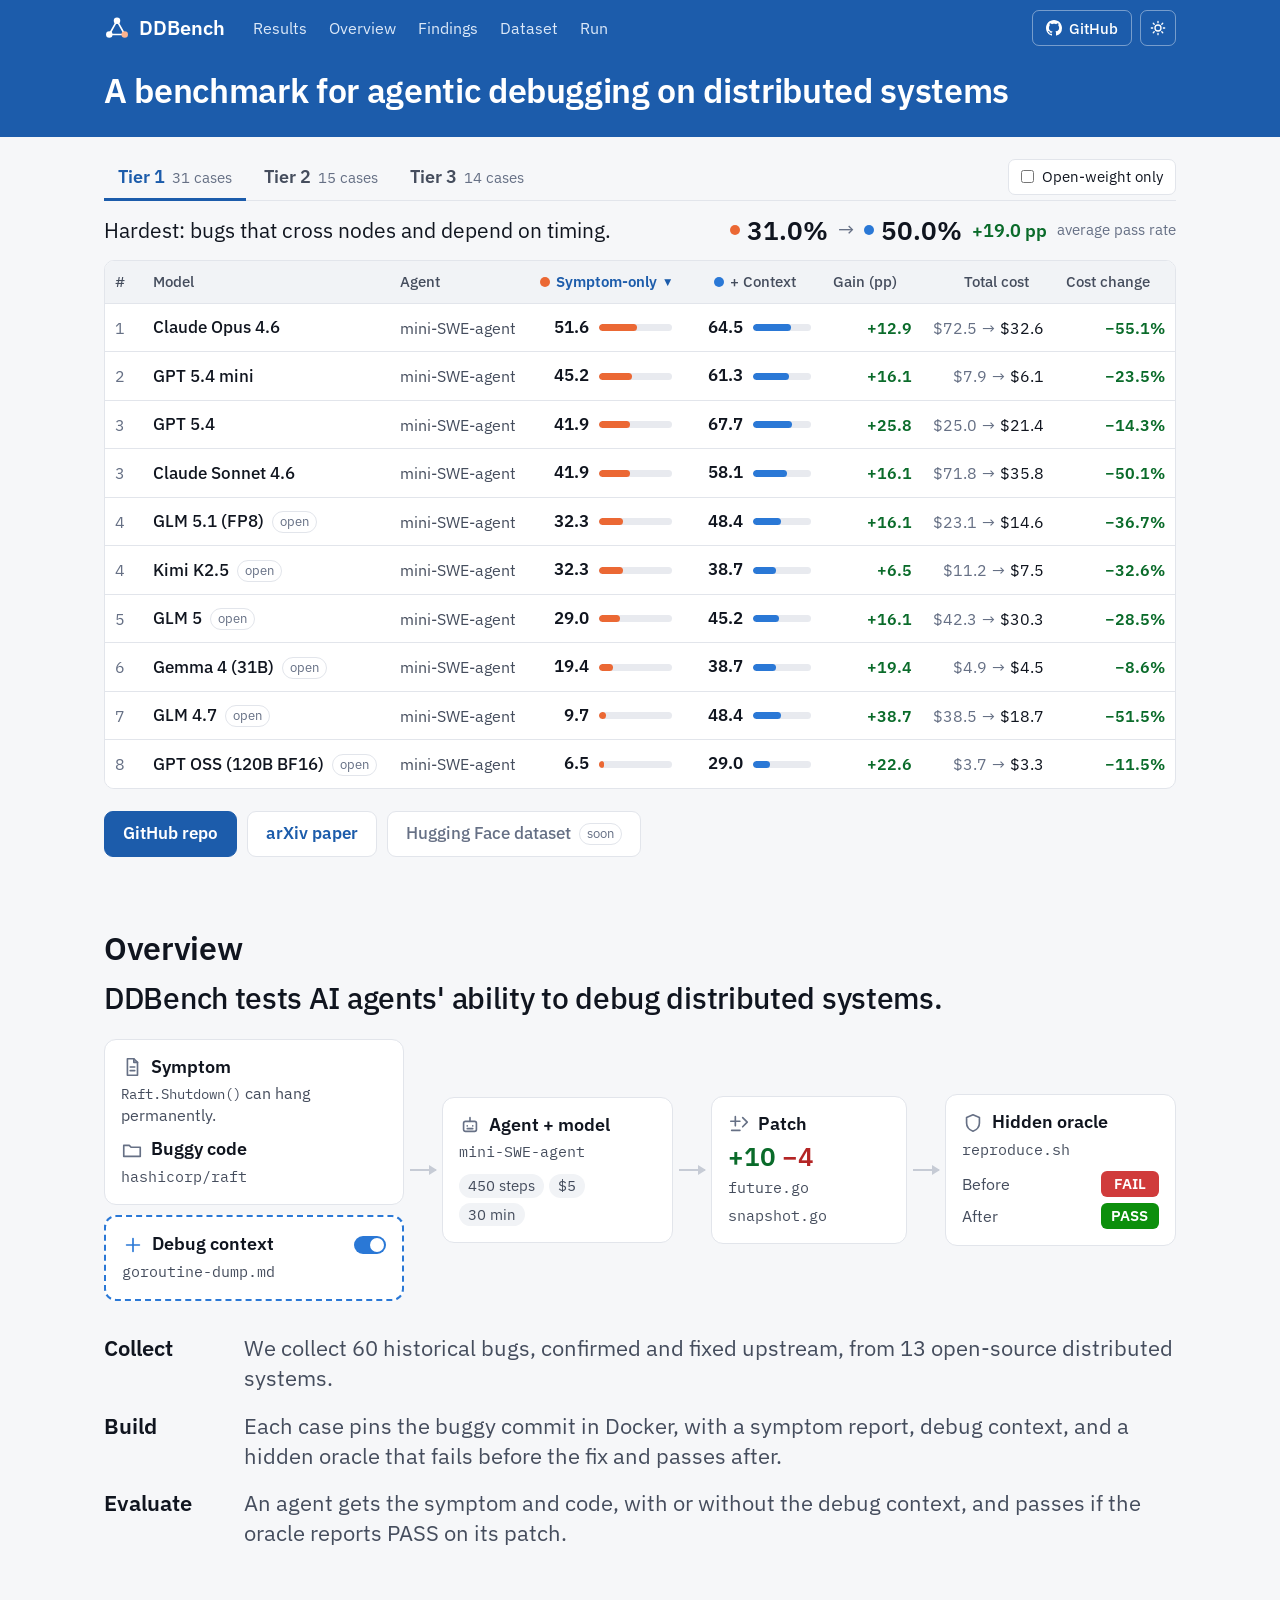
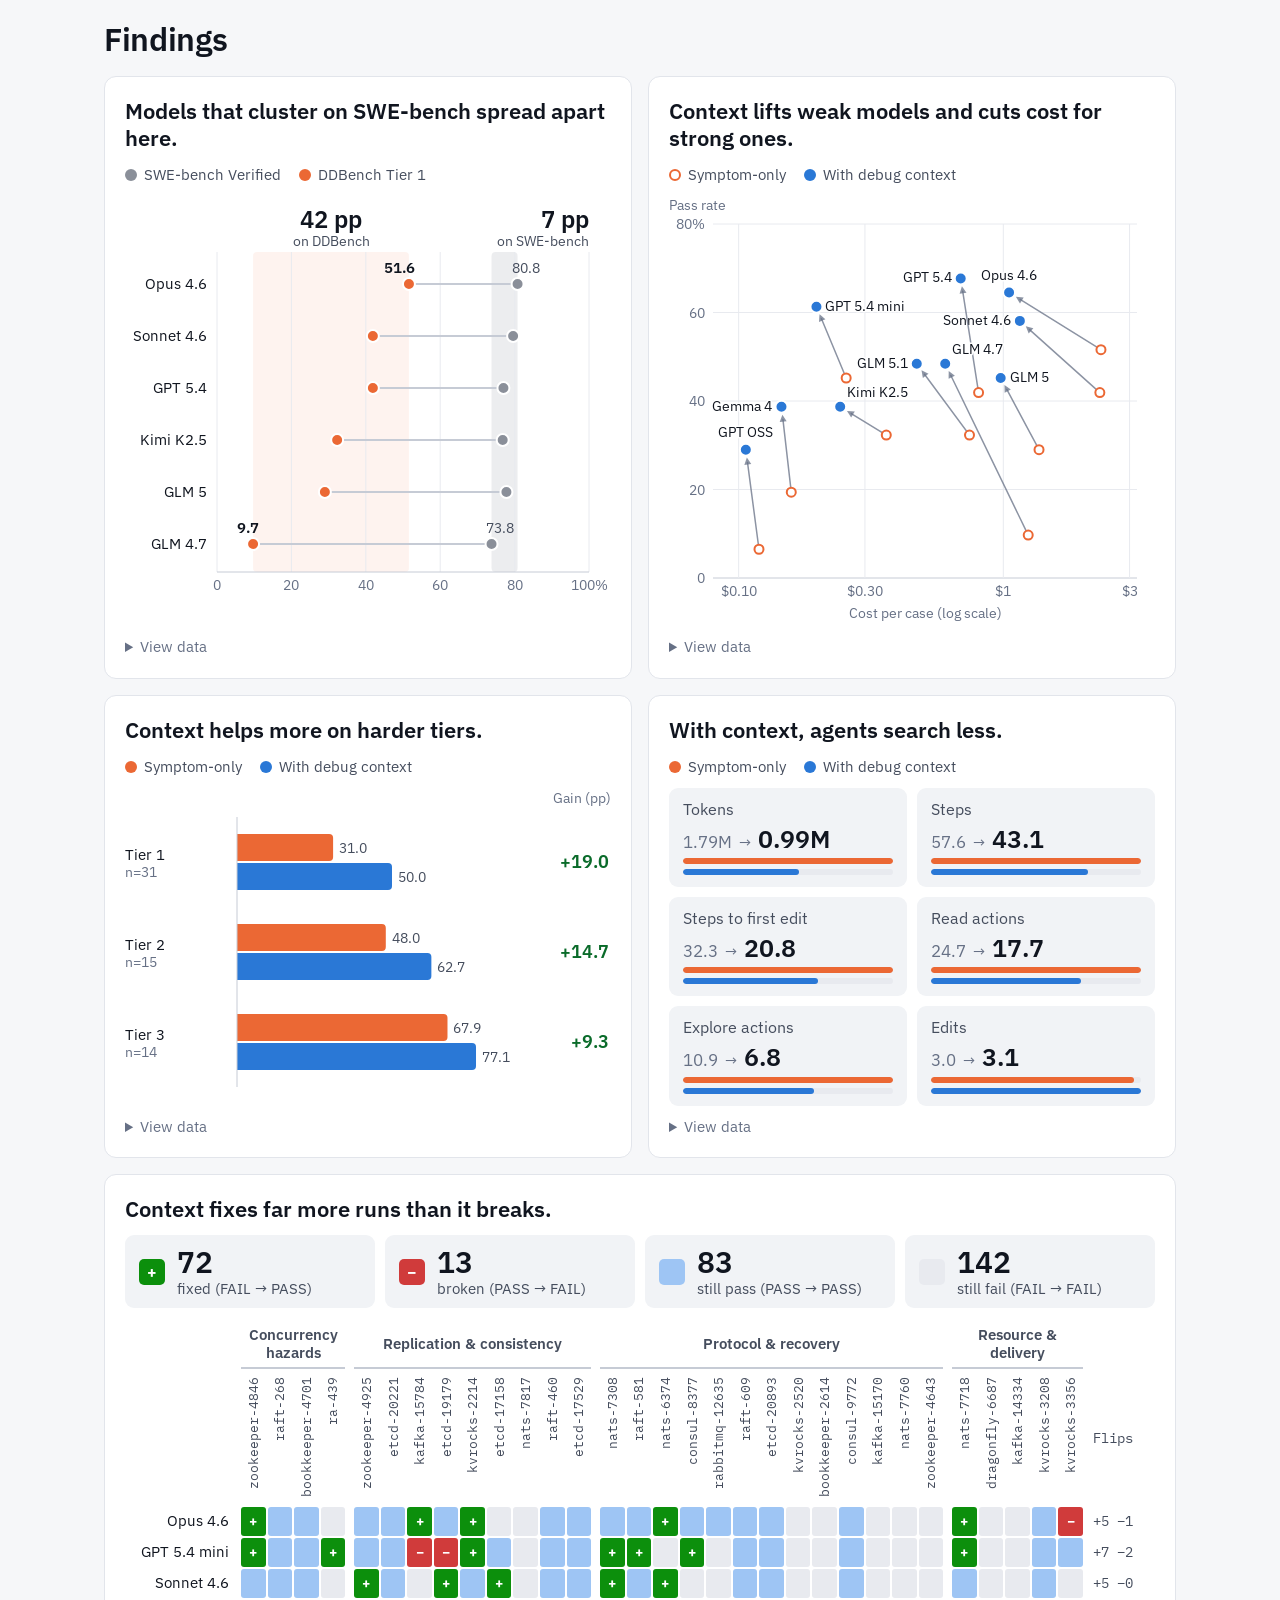
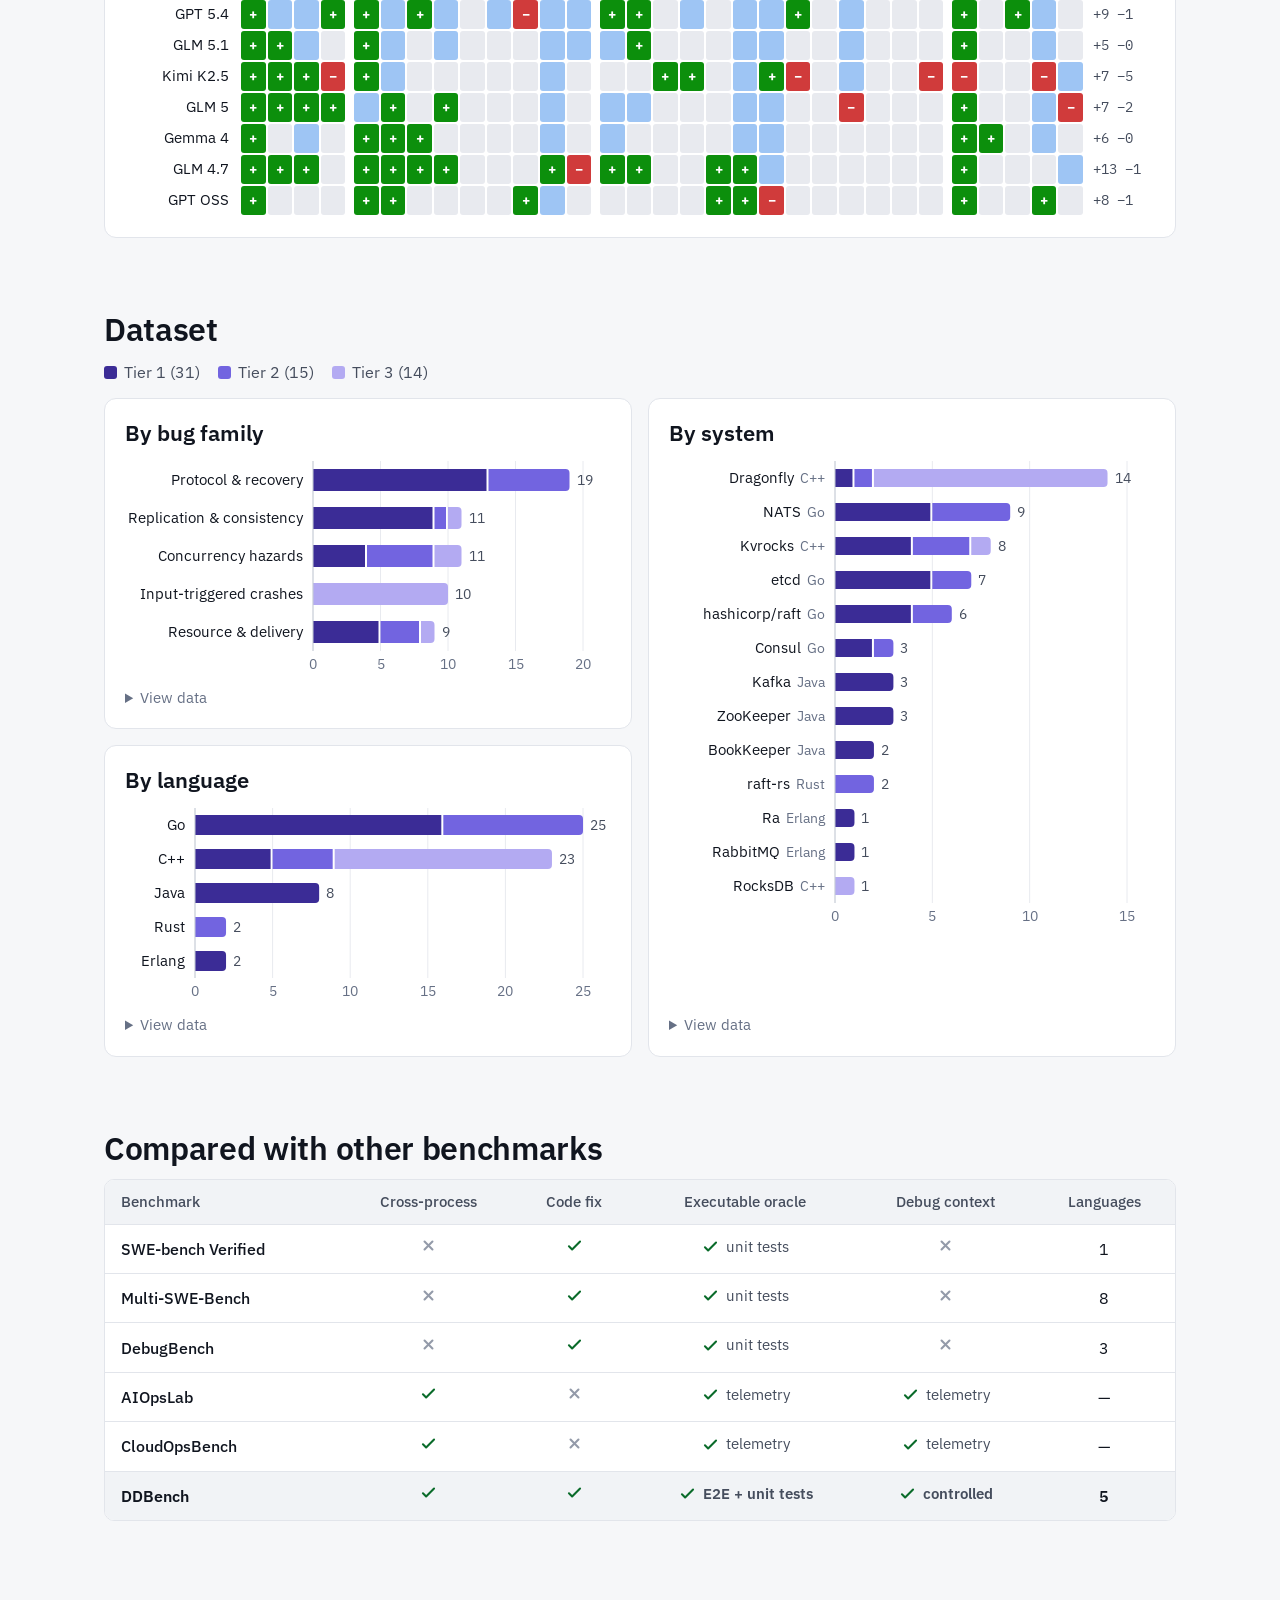
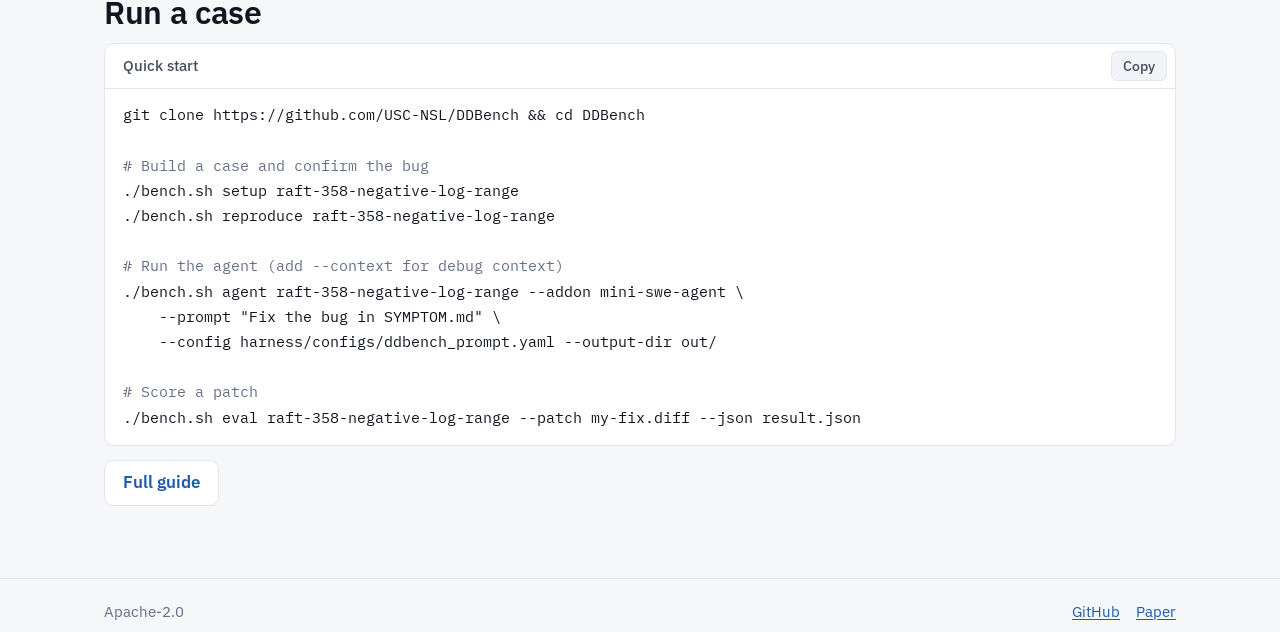
<file: index.html>
<!doctype html>
<html lang="en">
<head>
  <meta charset="utf-8">
  <meta name="viewport" content="width=device-width, initial-scale=1">
  <title>DDBench: A Benchmark for Agentic Debugging on Distributed Systems</title>
  <meta name="description" content="DDBench tests AI agents on 60 real bugs from 13 open-source distributed systems, with and without debugging context. See how 10 models compare.">
  <meta name="google-site-verification" content="XgBOJ14mhrqGDs5_42dVoAFzTXp4ZXgPrQ4TeCDhJjo">
  <!-- If the site address changes, update it in the canonical link, og:url, og:image and the JSON-LD url. -->
  <link rel="canonical" href="https://nsl.usc.edu/ddbench-site/">
  <meta property="og:type" content="website">
  <meta property="og:site_name" content="DDBench">
  <meta property="og:title" content="DDBench: A Benchmark for Agentic Debugging on Distributed Systems">
  <meta property="og:description" content="DDBench tests AI agents on 60 real bugs from 13 open-source distributed systems, with and without debugging context. See how 10 models compare.">
  <meta property="og:url" content="https://nsl.usc.edu/ddbench-site/">
  <meta property="og:image" content="https://nsl.usc.edu/ddbench-site/assets/og-image.png">
  <meta property="og:image:width" content="1200">
  <meta property="og:image:height" content="630">
  <meta property="og:image:alt" content="DDBench logo with 60 bugs, 13 systems and 10 models.">
  <meta name="twitter:card" content="summary_large_image">
  <script type="application/ld+json">
  {
    "@context": "https://schema.org",
    "@type": "Dataset",
    "name": "DDBench",
    "alternateName": "DDBench: A Benchmark for Agentic Debugging on Distributed Systems",
    "description": "DDBench is a code-repair benchmark for AI agents: 60 historical bugs from 13 open-source distributed systems (Dragonfly, NATS, Kvrocks, etcd, hashicorp/raft, Consul, Kafka, ZooKeeper, BookKeeper, raft-rs, Ra, RabbitMQ and RocksDB), split into three difficulty tiers. Each case is evaluated with and without debugging context, using a hidden oracle that fails before the fix and passes after.",
    "url": "https://nsl.usc.edu/ddbench-site/",
    "sameAs": "https://github.com/USC-NSL/DDBench",
    "citation": "https://arxiv.org/abs/2608.14863",
    "license": "https://www.apache.org/licenses/LICENSE-2.0",
    "isAccessibleForFree": true,
    "keywords": ["AI agents", "LLM evaluation", "code repair", "debugging", "distributed systems", "benchmark"],
    "creator": [
      { "@type": "Person", "name": "Yibo Yan" },
      { "@type": "Person", "name": "Huijuan Wang" },
      { "@type": "Person", "name": "Junzhou He" },
      { "@type": "Person", "name": "Yizhuo Liang" },
      { "@type": "Person", "name": "Shaoyu Wang" },
      { "@type": "Person", "name": "Huanchen Sun" },
      { "@type": "Person", "name": "Seo Jin Park" }
    ]
  }
  </script>
  <link rel="icon" href="data:image/svg+xml,%3Csvg xmlns='http://www.w3.org/2000/svg' viewBox='0 0 32 32'%3E%3Crect width='32' height='32' rx='7' fill='%231c5cab'/%3E%3Cpath d='M16 8 7.5 23h17z' fill='none' stroke='%23fff' stroke-width='2'/%3E%3Ccircle cx='16' cy='8' r='3.5' fill='%23fff'/%3E%3Ccircle cx='7.5' cy='23' r='3.5' fill='%23fff'/%3E%3Ccircle cx='24.5' cy='23' r='3.5' fill='%23ffb48f'/%3E%3C/svg%3E">
  <link rel="preconnect" href="https://fonts.googleapis.com">
  <link rel="preconnect" href="https://fonts.gstatic.com" crossorigin>
  <link rel="stylesheet" href="https://fonts.googleapis.com/css2?family=IBM+Plex+Mono:wght@400;500&family=IBM+Plex+Sans:wght@400;500;600&display=swap">
  <link rel="stylesheet" href="assets/styles.css">
  <script>
    // Apply a saved theme before first paint.
    try {
      var savedTheme = localStorage.getItem("ddbench-theme");
      if (savedTheme === "light" || savedTheme === "dark") document.documentElement.dataset.theme = savedTheme;
    } catch (e) {}
  </script>
</head>
<body>
  <a class="skip-link" href="#leaderboard">Skip to the leaderboard</a>

  <nav class="band topnav" aria-label="Main">
    <div class="wrap topnav-inner">
      <a class="brand" href="#top">
        <svg viewBox="0 0 32 32" width="26" height="26" aria-hidden="true">
          <path d="M16 7 6.5 24h19z" fill="none" stroke="currentColor" stroke-width="2"/>
          <circle cx="16" cy="7" r="4" fill="currentColor"/>
          <circle cx="6.5" cy="24" r="4" fill="currentColor"/>
          <circle cx="25.5" cy="24" r="4" fill="#ffb48f"/>
        </svg>
        DDBench
      </a>
      <div class="topnav-links">
        <a href="#leaderboard">Results</a>
        <a href="#overview">Overview</a>
        <a href="#findings">Findings</a>
        <a href="#dataset">Dataset</a>
        <a href="#run">Run</a>
      </div>
      <div class="topnav-actions">
        <a class="btn-band" data-repo-link="" href="https://github.com/USC-NSL/DDBench">
          <svg viewBox="0 0 16 16" width="16" height="16" fill="currentColor" aria-hidden="true"><path d="M8 0C3.58 0 0 3.58 0 8c0 3.54 2.29 6.53 5.47 7.59.4.07.55-.17.55-.38 0-.19-.01-.82-.01-1.49-2.01.37-2.53-.49-2.69-.94-.09-.23-.48-.94-.82-1.13-.28-.15-.68-.52-.01-.53.63-.01 1.08.58 1.23.82.72 1.21 1.87.87 2.33.66.07-.52.28-.87.51-1.07-1.78-.2-3.64-.89-3.64-3.95 0-.87.31-1.59.82-2.15-.08-.2-.36-1.02.08-2.12 0 0 .67-.21 2.2.82.64-.18 1.32-.27 2-.27s1.36.09 2 .27c1.53-1.04 2.2-.82 2.2-.82.44 1.1.16 1.92.08 2.12.51.56.82 1.27.82 2.15 0 3.07-1.87 3.75-3.65 3.95.29.25.54.73.54 1.48 0 1.07-.01 1.93-.01 2.2 0 .21.15.46.55.38A8.01 8.01 0 0 0 16 8c0-4.42-3.58-8-8-8z"/></svg>
          GitHub
        </a>
        <button class="btn-band btn-icon" id="theme-toggle" type="button" aria-label="Switch color theme">
          <svg viewBox="0 0 24 24" width="16" height="16" fill="none" stroke="currentColor" stroke-width="2" stroke-linecap="round" aria-hidden="true"><circle cx="12" cy="12" r="4.5"/><path d="M12 2v2M12 20v2M2 12h2M20 12h2M4.9 4.9l1.4 1.4M17.7 17.7l1.4 1.4M4.9 19.1l1.4-1.4M17.7 6.3l1.4-1.4"/></svg>
        </button>
      </div>
    </div>
  </nav>

  <header class="band" id="top">
    <div class="wrap">
      <h1 class="band-title">A benchmark for agentic debugging on distributed systems</h1>
    </div>
  </header>

  <main>
    <section class="wrap section-tight" id="leaderboard" aria-labelledby="leaderboard-h">
      <h2 class="visually-hidden" id="leaderboard-h">Leaderboard</h2>
      <div class="lb-top">
        <div class="tabs" role="tablist" aria-label="Difficulty tier" id="tier-tabs"><button class="tab" role="tab" type="button" id="tab-tier1" aria-selected="true" aria-controls="lb-table" tabindex="0">Tier 1<small><span class="label-long">31 cases</span><span class="label-short">31</span></small></button><button class="tab" role="tab" type="button" id="tab-tier2" aria-selected="false" aria-controls="lb-table" tabindex="-1">Tier 2<small><span class="label-long">15 cases</span><span class="label-short">15</span></small></button><button class="tab" role="tab" type="button" id="tab-tier3" aria-selected="false" aria-controls="lb-table" tabindex="-1">Tier 3<small><span class="label-long">14 cases</span><span class="label-short">14</span></small></button></div>
        <label class="chip">
          <input type="checkbox" id="open-only">
          Open-weight only
        </label>
      </div>
      <div class="tier-summary">
        <p class="tier-blurb" id="tier-blurb">Hardest: bugs that cross nodes and depend on timing.</p>
        <div class="tier-mean" id="tier-mean"><span class="mean-val"><i class="key-dot" style="background:var(--sym)"></i>31.0%</span><span class="mean-arrow" aria-hidden="true">→</span><span class="mean-val"><i class="key-dot" style="background:var(--ctx)"></i>50.0%</span><span class="mean-gain good">+19.0 pp</span><span class="mean-label">average pass rate</span></div>
      </div>
      <div class="table-scroll" tabindex="0" role="region" aria-label="Leaderboard table">
        <table class="lb" id="lb-table"><thead><tr><th class="left sticky-a" scope="col">#</th><th class="left sticky-b" scope="col">Model</th><th class="left agent-col" scope="col">Agent</th><th scope="col" aria-sort="descending"><button class="sort-btn" type="button"><i class="key-dot" style="background:var(--sym)"></i><span class="label-long">Symptom-only</span><span class="label-short">Sym.</span><span class="caret" aria-hidden="true">▼</span></button></th><th scope="col"><button class="sort-btn" type="button"><i class="key-dot" style="background:var(--ctx)"></i><span class="label-long">+ Context</span><span class="label-short">+ Ctx</span><span class="caret" aria-hidden="true"></span></button></th><th scope="col"><button class="sort-btn" type="button"><span class="label-long">Gain (pp)</span><span class="label-short">Gain</span><span class="caret" aria-hidden="true"></span></button></th><th scope="col"><button class="sort-btn" type="button"><span class="label-long">Total cost</span><span class="label-short">Cost</span><span class="caret" aria-hidden="true"></span></button></th><th scope="col"><button class="sort-btn" type="button"><span class="label-long">Cost change</span><span class="label-short">Change</span><span class="caret" aria-hidden="true"></span></button></th></tr>
</thead><tbody><tr><td class="left rank sticky-a">1</td><th class="left sticky-b model-th" scope="row"><span class="model-name">Claude Opus 4.6</span><span class="agent-inline">mini-SWE-agent</span><span class="visually-hidden">API, thinking adaptive high</span></th><td class="left agent agent-col"><a href="https://github.com/SWE-agent/mini-swe-agent">mini-SWE-agent</a></td><td><div class="pct-wrap"><span class="pct">51.6</span><span class="bar bar-sym"><span style="width:51.6%"></span></span></div></td><td><div class="pct-wrap"><span class="pct">64.5</span><span class="bar bar-ctx"><span style="width:64.5%"></span></span></div></td><td><span class="good">+12.9</span></td><td><span class="cost-from">$72.5</span><span class="cost-arrow" aria-hidden="true">→</span>$32.6</td><td><span class="good">−55.1%</span></td></tr>
<tr><td class="left rank sticky-a">2</td><th class="left sticky-b model-th" scope="row"><span class="model-name">GPT 5.4 mini</span><span class="agent-inline">mini-SWE-agent</span><span class="visually-hidden">API, thinking high</span></th><td class="left agent agent-col"><a href="https://github.com/SWE-agent/mini-swe-agent">mini-SWE-agent</a></td><td><div class="pct-wrap"><span class="pct">45.2</span><span class="bar bar-sym"><span style="width:45.2%"></span></span></div></td><td><div class="pct-wrap"><span class="pct">61.3</span><span class="bar bar-ctx"><span style="width:61.3%"></span></span></div></td><td><span class="good">+16.1</span></td><td><span class="cost-from">$7.9</span><span class="cost-arrow" aria-hidden="true">→</span>$6.1</td><td><span class="good">−23.5%</span></td></tr>
<tr><td class="left rank sticky-a">3</td><th class="left sticky-b model-th" scope="row"><span class="model-name">GPT 5.4</span><span class="agent-inline">mini-SWE-agent</span><span class="visually-hidden">API, thinking high</span></th><td class="left agent agent-col"><a href="https://github.com/SWE-agent/mini-swe-agent">mini-SWE-agent</a></td><td><div class="pct-wrap"><span class="pct">41.9</span><span class="bar bar-sym"><span style="width:41.9%"></span></span></div></td><td><div class="pct-wrap"><span class="pct">67.7</span><span class="bar bar-ctx"><span style="width:67.7%"></span></span></div></td><td><span class="good">+25.8</span></td><td><span class="cost-from">$25.0</span><span class="cost-arrow" aria-hidden="true">→</span>$21.4</td><td><span class="good">−14.3%</span></td></tr>
<tr><td class="left rank sticky-a">3</td><th class="left sticky-b model-th" scope="row"><span class="model-name">Claude Sonnet 4.6</span><span class="agent-inline">mini-SWE-agent</span><span class="visually-hidden">API, thinking adaptive high</span></th><td class="left agent agent-col"><a href="https://github.com/SWE-agent/mini-swe-agent">mini-SWE-agent</a></td><td><div class="pct-wrap"><span class="pct">41.9</span><span class="bar bar-sym"><span style="width:41.9%"></span></span></div></td><td><div class="pct-wrap"><span class="pct">58.1</span><span class="bar bar-ctx"><span style="width:58.1%"></span></span></div></td><td><span class="good">+16.1</span></td><td><span class="cost-from">$71.8</span><span class="cost-arrow" aria-hidden="true">→</span>$35.8</td><td><span class="good">−50.1%</span></td></tr>
<tr><td class="left rank sticky-a">4</td><th class="left sticky-b model-th" scope="row"><span class="model-name">GLM 5.1 (FP8)</span><span class="open-tag">open</span><span class="agent-inline">mini-SWE-agent</span><span class="visually-hidden">open, self-hosted, thinking enabled</span></th><td class="left agent agent-col"><a href="https://github.com/SWE-agent/mini-swe-agent">mini-SWE-agent</a></td><td><div class="pct-wrap"><span class="pct">32.3</span><span class="bar bar-sym"><span style="width:32.3%"></span></span></div></td><td><div class="pct-wrap"><span class="pct">48.4</span><span class="bar bar-ctx"><span style="width:48.4%"></span></span></div></td><td><span class="good">+16.1</span></td><td><span class="cost-from">$23.1</span><span class="cost-arrow" aria-hidden="true">→</span>$14.6</td><td><span class="good">−36.7%</span></td></tr>
<tr><td class="left rank sticky-a">4</td><th class="left sticky-b model-th" scope="row"><span class="model-name">Kimi K2.5</span><span class="open-tag">open</span><span class="agent-inline">mini-SWE-agent</span><span class="visually-hidden">open, API, thinking n/a</span></th><td class="left agent agent-col"><a href="https://github.com/SWE-agent/mini-swe-agent">mini-SWE-agent</a></td><td><div class="pct-wrap"><span class="pct">32.3</span><span class="bar bar-sym"><span style="width:32.3%"></span></span></div></td><td><div class="pct-wrap"><span class="pct">38.7</span><span class="bar bar-ctx"><span style="width:38.7%"></span></span></div></td><td><span class="good">+6.5</span></td><td><span class="cost-from">$11.2</span><span class="cost-arrow" aria-hidden="true">→</span>$7.5</td><td><span class="good">−32.6%</span></td></tr>
<tr><td class="left rank sticky-a">5</td><th class="left sticky-b model-th" scope="row"><span class="model-name">GLM 5</span><span class="open-tag">open</span><span class="agent-inline">mini-SWE-agent</span><span class="visually-hidden">open, API, thinking enabled</span></th><td class="left agent agent-col"><a href="https://github.com/SWE-agent/mini-swe-agent">mini-SWE-agent</a></td><td><div class="pct-wrap"><span class="pct">29.0</span><span class="bar bar-sym"><span style="width:29%"></span></span></div></td><td><div class="pct-wrap"><span class="pct">45.2</span><span class="bar bar-ctx"><span style="width:45.2%"></span></span></div></td><td><span class="good">+16.1</span></td><td><span class="cost-from">$42.3</span><span class="cost-arrow" aria-hidden="true">→</span>$30.3</td><td><span class="good">−28.5%</span></td></tr>
<tr><td class="left rank sticky-a">6</td><th class="left sticky-b model-th" scope="row"><span class="model-name">Gemma 4 (31B)</span><span class="open-tag">open</span><span class="agent-inline">mini-SWE-agent</span><span class="visually-hidden">open, self-hosted, thinking enabled</span></th><td class="left agent agent-col"><a href="https://github.com/SWE-agent/mini-swe-agent">mini-SWE-agent</a></td><td><div class="pct-wrap"><span class="pct">19.4</span><span class="bar bar-sym"><span style="width:19.4%"></span></span></div></td><td><div class="pct-wrap"><span class="pct">38.7</span><span class="bar bar-ctx"><span style="width:38.7%"></span></span></div></td><td><span class="good">+19.4</span></td><td><span class="cost-from">$4.9</span><span class="cost-arrow" aria-hidden="true">→</span>$4.5</td><td><span class="good">−8.6%</span></td></tr>
<tr><td class="left rank sticky-a">7</td><th class="left sticky-b model-th" scope="row"><span class="model-name">GLM 4.7</span><span class="open-tag">open</span><span class="agent-inline">mini-SWE-agent</span><span class="visually-hidden">open, API, thinking enabled</span></th><td class="left agent agent-col"><a href="https://github.com/SWE-agent/mini-swe-agent">mini-SWE-agent</a></td><td><div class="pct-wrap"><span class="pct">9.7</span><span class="bar bar-sym"><span style="width:9.7%"></span></span></div></td><td><div class="pct-wrap"><span class="pct">48.4</span><span class="bar bar-ctx"><span style="width:48.4%"></span></span></div></td><td><span class="good">+38.7</span></td><td><span class="cost-from">$38.5</span><span class="cost-arrow" aria-hidden="true">→</span>$18.7</td><td><span class="good">−51.5%</span></td></tr>
<tr><td class="left rank sticky-a">8</td><th class="left sticky-b model-th" scope="row"><span class="model-name">GPT OSS (120B BF16)</span><span class="open-tag">open</span><span class="agent-inline">mini-SWE-agent</span><span class="visually-hidden">open, self-hosted, thinking enabled</span></th><td class="left agent agent-col"><a href="https://github.com/SWE-agent/mini-swe-agent">mini-SWE-agent</a></td><td><div class="pct-wrap"><span class="pct">6.5</span><span class="bar bar-sym"><span style="width:6.5%"></span></span></div></td><td><div class="pct-wrap"><span class="pct">29.0</span><span class="bar bar-ctx"><span style="width:29%"></span></span></div></td><td><span class="good">+22.6</span></td><td><span class="cost-from">$3.7</span><span class="cost-arrow" aria-hidden="true">→</span>$3.3</td><td><span class="good">−11.5%</span></td></tr>
</tbody></table>
      </div>
    </section>

    <section class="wrap section-links" aria-label="Project links">
      <div class="link-row" id="link-row"><a class="link-btn primary" href="https://github.com/USC-NSL/DDBench">GitHub repo</a><a class="link-btn " href="https://arxiv.org/abs/2608.14863">arXiv paper</a><span class="link-btn disabled">Hugging Face dataset<small>soon</small></span></div>
    </section>

    <section class="wrap section" id="overview" aria-labelledby="overview-h">
      <h2 id="overview-h">Overview</h2>
      <p class="opener">DDBench tests AI agents' ability to debug distributed systems.</p>

      <div class="teaser" role="group" aria-label="How one case runs, using the raft-268 case as an example">
        <div class="teaser-col">
          <div class="panel">
            <div class="panel-title">
              <svg class="panel-icon" viewBox="0 0 24 24" aria-hidden="true"><path d="M7 3h7l4 4v14H7z"/><path d="M14 3v4h4M10 12h5M10 16h5"/></svg>
              Symptom
            </div>
            <p class="panel-quote"><code>Raft.Shutdown()</code> can hang permanently.</p>
            <div class="panel-title panel-title-next">
              <svg class="panel-icon" viewBox="0 0 24 24" aria-hidden="true"><path d="M3 7h6l2 2h10v10H3z"/></svg>
              Buggy code
            </div>
            <code class="panel-code">hashicorp/raft</code>
          </div>
          <div class="panel panel-context">
            <div class="panel-title">
              <svg class="panel-icon" viewBox="0 0 24 24" aria-hidden="true"><path d="M12 5v14M5 12h14"/></svg>
              Debug context
              <span class="toggle" aria-hidden="true"></span>
            </div>
            <code class="panel-code">goroutine-dump.md</code>
          </div>
        </div>
        <div class="teaser-arrow" aria-hidden="true"></div>
        <div class="panel panel-agent">
          <div class="panel-title">
            <svg class="panel-icon" viewBox="0 0 24 24" aria-hidden="true"><rect x="5" y="8" width="14" height="11" rx="2"/><path d="M12 8V4M9 13h.01M15 13h.01M9 16h6"/></svg>
            Agent + model
          </div>
          <code class="panel-code">mini-SWE-agent</code>
          <div class="panel-tags"><span>450 steps</span><span>$5</span><span>30 min</span></div>
        </div>
        <div class="teaser-arrow" aria-hidden="true"></div>
        <div class="panel">
          <div class="panel-title">
            <svg class="panel-icon" viewBox="0 0 24 24" aria-hidden="true"><path d="M8 4v10M3 9h10M4 19h9M16 5l5 5-5 5"/></svg>
            Patch
          </div>
          <div class="diffstat"><span class="add">+10</span> <span class="del">&minus;4</span></div>
          <code class="panel-code">future.go</code>
          <code class="panel-code">snapshot.go</code>
        </div>
        <div class="teaser-arrow" aria-hidden="true"></div>
        <div class="panel">
          <div class="panel-title">
            <svg class="panel-icon" viewBox="0 0 24 24" aria-hidden="true"><path d="M12 3l7 3v6c0 4.5-3 7.5-7 9-4-1.5-7-4.5-7-9V6z"/></svg>
            Hidden oracle
          </div>
          <code class="panel-code">reproduce.sh</code>
          <div class="verdicts">
            <div><span>Before</span><b class="verdict fail">FAIL</b></div>
            <div><span>After</span><b class="verdict pass">PASS</b></div>
          </div>
        </div>
      </div>

      <dl class="steps">
        <div><dt>Collect</dt><dd>We collect 60 historical bugs, confirmed and fixed upstream, from 13 open-source distributed systems.</dd></div>
        <div><dt>Build</dt><dd>Each case pins the buggy commit in Docker, with a symptom report, debug context, and a hidden oracle that fails before the fix and passes after.</dd></div>
        <div><dt>Evaluate</dt><dd>An agent gets the symptom and code, with or without the debug context, and passes if the oracle reports PASS on its patch.</dd></div>
      </dl>
    </section>

    <section class="wrap section" id="findings" aria-labelledby="findings-h">
      <h2 id="findings-h">Findings</h2>

      <div class="finding-grid">
        <figure class="chart-card">
          <figcaption>Models that cluster on SWE-bench spread apart here.</figcaption>
          <div class="legend" id="chart-cross-legend"></div>
          <div class="chart" id="chart-cross"></div>
          <div class="card-foot" id="chart-cross-table"><details class="data-details"><summary>View data</summary><div class="table-wrap"><table><thead><tr><th scope="col">Model</th><th scope="col">SWE-bench Verified (%)</th><th scope="col">DDBench Tier 1 (%)</th></tr>
</thead><tbody><tr><td>Claude Opus 4.6</td><td>80.8</td><td>51.6</td></tr>
<tr><td>Claude Sonnet 4.6</td><td>79.6</td><td>41.9</td></tr>
<tr><td>GPT 5.4</td><td>77.0</td><td>41.9</td></tr>
<tr><td>Kimi K2.5</td><td>76.8</td><td>32.3</td></tr>
<tr><td>GLM 5</td><td>77.8</td><td>29.0</td></tr>
<tr><td>GLM 4.7</td><td>73.8</td><td>9.7</td></tr>
</tbody></table></div><p class="data-source">Paper Figure 1. DDBench runs are symptom-only. The GPT 5.4 SWE-bench score is from Epoch AI; the others are vendor-reported.</p></details></div>
        </figure>

        <figure class="chart-card">
          <figcaption>Context lifts weak models and cuts cost for strong ones.</figcaption>
          <div class="legend" id="chart-pareto-legend"></div>
          <div class="chart" id="chart-pareto"></div>
          <div class="card-foot" id="chart-pareto-table"><details class="data-details"><summary>View data</summary><div class="table-wrap"><table><thead><tr><th scope="col">Model</th><th scope="col">Pass rate, symptom-only (%)</th><th scope="col">Pass rate, context (%)</th><th scope="col">$/case, symptom-only</th><th scope="col">$/case, context</th></tr>
</thead><tbody><tr><td>Claude Opus 4.6</td><td>51.6</td><td>64.5</td><td>2.34</td><td>1.05</td></tr>
<tr><td>Claude Sonnet 4.6</td><td>41.9</td><td>58.1</td><td>2.32</td><td>1.15</td></tr>
<tr><td>GPT 5.4</td><td>41.9</td><td>67.7</td><td>0.81</td><td>0.69</td></tr>
<tr><td>GPT 5.4 mini</td><td>45.2</td><td>61.3</td><td>0.25</td><td>0.20</td></tr>
<tr><td>GLM 5.1 (FP8)</td><td>32.3</td><td>48.4</td><td>0.75</td><td>0.47</td></tr>
<tr><td>GLM 5</td><td>29.0</td><td>45.2</td><td>1.36</td><td>0.98</td></tr>
<tr><td>GLM 4.7</td><td>9.7</td><td>48.4</td><td>1.24</td><td>0.60</td></tr>
<tr><td>Gemma 4 (31B)</td><td>19.4</td><td>38.7</td><td>0.16</td><td>0.15</td></tr>
<tr><td>Kimi K2.5</td><td>32.3</td><td>38.7</td><td>0.36</td><td>0.24</td></tr>
<tr><td>GPT OSS (120B BF16)</td><td>6.5</td><td>29.0</td><td>0.12</td><td>0.11</td></tr>
</tbody></table></div><p class="data-source">Paper Table 1 and Figure 6a. Cost per case is total cost divided by 31.</p></details></div>
        </figure>

        <figure class="chart-card">
          <figcaption>Context helps more on harder tiers.</figcaption>
          <div class="legend" id="chart-lift-legend"></div>
          <div class="chart-head">Gain (pp)</div>
          <div class="chart" id="chart-lift-tier"></div>
          <div class="card-foot" id="chart-lift-table"><details class="data-details"><summary>View data</summary><div class="table-wrap"><table><thead><tr><th scope="col">Tier</th><th scope="col">Symptom-only (%)</th><th scope="col">With context (%)</th><th scope="col">Gain (pp)</th></tr>
</thead><tbody><tr><td>Tier 1 (31 cases)</td><td>31.0</td><td>50.0</td><td>+19.0</td></tr>
<tr><td>Tier 2 (15 cases)</td><td>48.0</td><td>62.7</td><td>+14.7</td></tr>
<tr><td>Tier 3 (14 cases)</td><td>67.9</td><td>77.1</td><td>+9.3</td></tr>
</tbody></table></div><p class="data-source">Paper section 3.5.</p></details></div>
        </figure>

        <figure class="chart-card">
          <figcaption>With context, agents search less.</figcaption>
          <div class="legend" id="behaviour-legend"></div>
          <div class="tiles" id="behaviour-tiles"></div>
          <div class="card-foot" id="behaviour-table"><details class="data-details"><summary>View data</summary><div class="table-wrap"><table><thead><tr><th scope="col">Mean per case</th><th scope="col">Symptom-only</th><th scope="col">With context</th></tr>
</thead><tbody><tr><td>Tokens</td><td>1.79M</td><td>0.99M</td></tr>
<tr><td>Steps</td><td>57.6</td><td>43.1</td></tr>
<tr><td>Steps to first edit</td><td>32.3</td><td>20.8</td></tr>
<tr><td>Read actions</td><td>24.7</td><td>17.7</td></tr>
<tr><td>Explore actions</td><td>10.9</td><td>6.8</td></tr>
<tr><td>Edits</td><td>3.0</td><td>3.1</td></tr>
</tbody></table></div><p class="data-source">Paper Table 3: 310 paired Tier 1 runs.</p></details></div>
        </figure>
      </div>

      <figure class="chart-card chart-card-wide">
        <figcaption>Context fixes far more runs than it breaks.</figcaption>
        <div class="outcome-key" id="heatmap-legend"></div>
        <div class="table-scroll heatmap-scroll" tabindex="0" role="region" aria-label="Per-case outcome grid">
          <table class="heatmap" id="heatmap"></table>
        </div>
      </figure>
    </section>

    <section class="wrap section" id="dataset" aria-labelledby="dataset-h">
      <h2 id="dataset-h">Dataset</h2>
      <div class="legend legend-large" id="dataset-legend"></div>
      <div class="dataset-grid">
        <div class="dataset-col">
          <figure class="chart-card">
            <figcaption>By bug family</figcaption>
            <div class="chart" id="chart-families"></div>
            <div class="card-foot" id="chart-families-table"><details class="data-details"><summary>View data</summary><div class="table-wrap"><table><thead><tr><th scope="col">Bug family</th><th scope="col">Tier 1</th><th scope="col">Tier 2</th><th scope="col">Tier 3</th><th scope="col">Total</th></tr>
</thead><tbody><tr><td>Protocol &amp; recovery</td><td>13</td><td>6</td><td>0</td><td>19</td></tr>
<tr><td>Replication &amp; consistency</td><td>9</td><td>1</td><td>1</td><td>11</td></tr>
<tr><td>Concurrency hazards</td><td>4</td><td>5</td><td>2</td><td>11</td></tr>
<tr><td>Input-triggered crashes</td><td>0</td><td>0</td><td>10</td><td>10</td></tr>
<tr><td>Resource &amp; delivery</td><td>5</td><td>3</td><td>1</td><td>9</td></tr>
</tbody></table></div><p class="data-source">Paper Figure 5.</p></details></div>
          </figure>
          <figure class="chart-card">
            <figcaption>By language</figcaption>
            <div class="chart" id="chart-languages"></div>
            <div class="card-foot" id="chart-languages-table"><details class="data-details"><summary>View data</summary><div class="table-wrap"><table><thead><tr><th scope="col">Language</th><th scope="col">Tier 1</th><th scope="col">Tier 2</th><th scope="col">Tier 3</th><th scope="col">Total</th></tr>
</thead><tbody><tr><td>Go</td><td>16</td><td>9</td><td>0</td><td>25</td></tr>
<tr><td>C++</td><td>5</td><td>4</td><td>14</td><td>23</td></tr>
<tr><td>Java</td><td>8</td><td>0</td><td>0</td><td>8</td></tr>
<tr><td>Rust</td><td>0</td><td>2</td><td>0</td><td>2</td></tr>
<tr><td>Erlang</td><td>2</td><td>0</td><td>0</td><td>2</td></tr>
</tbody></table></div><p class="data-source">Case registry in the DDBench repository.</p></details></div>
          </figure>
        </div>
        <figure class="chart-card">
          <figcaption>By system</figcaption>
          <div class="chart" id="chart-systems"></div>
          <div class="card-foot" id="chart-systems-table"><details class="data-details"><summary>View data</summary><div class="table-wrap"><table><thead><tr><th scope="col">System</th><th scope="col">Tier 1</th><th scope="col">Tier 2</th><th scope="col">Tier 3</th><th scope="col">Total</th></tr>
</thead><tbody><tr><td>Dragonfly (C++)</td><td>1</td><td>1</td><td>12</td><td>14</td></tr>
<tr><td>NATS (Go)</td><td>5</td><td>4</td><td>0</td><td>9</td></tr>
<tr><td>Kvrocks (C++)</td><td>4</td><td>3</td><td>1</td><td>8</td></tr>
<tr><td>etcd (Go)</td><td>5</td><td>2</td><td>0</td><td>7</td></tr>
<tr><td>hashicorp/raft (Go)</td><td>4</td><td>2</td><td>0</td><td>6</td></tr>
<tr><td>Consul (Go)</td><td>2</td><td>1</td><td>0</td><td>3</td></tr>
<tr><td>Kafka (Java)</td><td>3</td><td>0</td><td>0</td><td>3</td></tr>
<tr><td>ZooKeeper (Java)</td><td>3</td><td>0</td><td>0</td><td>3</td></tr>
<tr><td>BookKeeper (Java)</td><td>2</td><td>0</td><td>0</td><td>2</td></tr>
<tr><td>raft-rs (Rust)</td><td>0</td><td>2</td><td>0</td><td>2</td></tr>
<tr><td>Ra (Erlang)</td><td>1</td><td>0</td><td>0</td><td>1</td></tr>
<tr><td>RabbitMQ (Erlang)</td><td>1</td><td>0</td><td>0</td><td>1</td></tr>
<tr><td>RocksDB (C++)</td><td>0</td><td>0</td><td>1</td><td>1</td></tr>
</tbody></table></div><p class="data-source">Case registry in the DDBench repository.</p></details></div>
        </figure>
      </div>
    </section>

    <section class="wrap section" id="compare-section" aria-labelledby="compare-h">
      <h2 id="compare-h">Compared with other benchmarks</h2>
      <div class="table-scroll" tabindex="0" role="region" aria-label="Benchmark comparison">
        <table class="compare" id="compare"><thead><tr><th scope="col">Benchmark</th><th scope="col">Cross-process</th><th scope="col">Code fix</th><th scope="col">Executable oracle</th><th scope="col">Debug context</th><th scope="col">Languages</th></tr>
</thead><tbody><tr><th scope="row">SWE-bench Verified</th><td><span class="check no"><svg viewBox="0 0 24 24" aria-hidden="true"><path d="M7 7l10 10M17 7L7 17"></path></svg><span class="visually-hidden">No</span></span></td><td><span class="check yes"><svg viewBox="0 0 24 24" aria-hidden="true"><path d="M5 13l4 4L19 7"></path></svg><span class="visually-hidden">Yes</span></span></td><td><span class="check yes"><svg viewBox="0 0 24 24" aria-hidden="true"><path d="M5 13l4 4L19 7"></path></svg>unit tests</span></td><td><span class="check no"><svg viewBox="0 0 24 24" aria-hidden="true"><path d="M7 7l10 10M17 7L7 17"></path></svg><span class="visually-hidden">No</span></span></td><td>1</td></tr>
<tr><th scope="row">Multi-SWE-Bench</th><td><span class="check no"><svg viewBox="0 0 24 24" aria-hidden="true"><path d="M7 7l10 10M17 7L7 17"></path></svg><span class="visually-hidden">No</span></span></td><td><span class="check yes"><svg viewBox="0 0 24 24" aria-hidden="true"><path d="M5 13l4 4L19 7"></path></svg><span class="visually-hidden">Yes</span></span></td><td><span class="check yes"><svg viewBox="0 0 24 24" aria-hidden="true"><path d="M5 13l4 4L19 7"></path></svg>unit tests</span></td><td><span class="check no"><svg viewBox="0 0 24 24" aria-hidden="true"><path d="M7 7l10 10M17 7L7 17"></path></svg><span class="visually-hidden">No</span></span></td><td>8</td></tr>
<tr><th scope="row">DebugBench</th><td><span class="check no"><svg viewBox="0 0 24 24" aria-hidden="true"><path d="M7 7l10 10M17 7L7 17"></path></svg><span class="visually-hidden">No</span></span></td><td><span class="check yes"><svg viewBox="0 0 24 24" aria-hidden="true"><path d="M5 13l4 4L19 7"></path></svg><span class="visually-hidden">Yes</span></span></td><td><span class="check yes"><svg viewBox="0 0 24 24" aria-hidden="true"><path d="M5 13l4 4L19 7"></path></svg>unit tests</span></td><td><span class="check no"><svg viewBox="0 0 24 24" aria-hidden="true"><path d="M7 7l10 10M17 7L7 17"></path></svg><span class="visually-hidden">No</span></span></td><td>3</td></tr>
<tr><th scope="row">AIOpsLab</th><td><span class="check yes"><svg viewBox="0 0 24 24" aria-hidden="true"><path d="M5 13l4 4L19 7"></path></svg><span class="visually-hidden">Yes</span></span></td><td><span class="check no"><svg viewBox="0 0 24 24" aria-hidden="true"><path d="M7 7l10 10M17 7L7 17"></path></svg><span class="visually-hidden">No</span></span></td><td><span class="check yes"><svg viewBox="0 0 24 24" aria-hidden="true"><path d="M5 13l4 4L19 7"></path></svg>telemetry</span></td><td><span class="check yes"><svg viewBox="0 0 24 24" aria-hidden="true"><path d="M5 13l4 4L19 7"></path></svg>telemetry</span></td><td>—</td></tr>
<tr><th scope="row">CloudOpsBench</th><td><span class="check yes"><svg viewBox="0 0 24 24" aria-hidden="true"><path d="M5 13l4 4L19 7"></path></svg><span class="visually-hidden">Yes</span></span></td><td><span class="check no"><svg viewBox="0 0 24 24" aria-hidden="true"><path d="M7 7l10 10M17 7L7 17"></path></svg><span class="visually-hidden">No</span></span></td><td><span class="check yes"><svg viewBox="0 0 24 24" aria-hidden="true"><path d="M5 13l4 4L19 7"></path></svg>telemetry</span></td><td><span class="check yes"><svg viewBox="0 0 24 24" aria-hidden="true"><path d="M5 13l4 4L19 7"></path></svg>telemetry</span></td><td>—</td></tr>
<tr class="self"><th scope="row">DDBench</th><td><span class="check yes"><svg viewBox="0 0 24 24" aria-hidden="true"><path d="M5 13l4 4L19 7"></path></svg><span class="visually-hidden">Yes</span></span></td><td><span class="check yes"><svg viewBox="0 0 24 24" aria-hidden="true"><path d="M5 13l4 4L19 7"></path></svg><span class="visually-hidden">Yes</span></span></td><td><span class="check yes"><svg viewBox="0 0 24 24" aria-hidden="true"><path d="M5 13l4 4L19 7"></path></svg>E2E + unit tests</span></td><td><span class="check yes"><svg viewBox="0 0 24 24" aria-hidden="true"><path d="M5 13l4 4L19 7"></path></svg>controlled</span></td><td>5</td></tr>
</tbody></table>
      </div>
    </section>

    <section class="wrap section" id="run" aria-labelledby="run-h">
      <h2 id="run-h">Run a case</h2>
      <div class="code-block">
        <div class="code-head">
          <span>Quick start</span>
          <button class="copy-btn" type="button" id="copy-code">Copy</button>
        </div>
<pre><code id="quickstart">git clone https://github.com/USC-NSL/DDBench &amp;&amp; cd DDBench

<span class="c"># Build a case and confirm the bug</span>
./bench.sh setup raft-358-negative-log-range
./bench.sh reproduce raft-358-negative-log-range

<span class="c"># Run the agent (add --context for debug context)</span>
./bench.sh agent raft-358-negative-log-range --addon mini-swe-agent \
    --prompt "Fix the bug in SYMPTOM.md" \
    --config harness/configs/ddbench_prompt.yaml --output-dir out/

<span class="c"># Score a patch</span>
./bench.sh eval raft-358-negative-log-range --patch my-fix.diff --json result.json</code></pre>
      </div>
      <a class="link-btn run-guide" data-repo-path="blob/main/README.md" href="https://github.com/USC-NSL/DDBench/blob/main/README.md">Full guide</a>
    </section>
  </main>

  <footer class="footer">
    <div class="wrap footer-inner">
      <span>Apache-2.0</span>
      <span class="footer-links">
        <a data-repo-link="" href="https://github.com/USC-NSL/DDBench">GitHub</a>
        <span id="footer-paper"><a href="https://arxiv.org/abs/2608.14863">Paper</a></span>
      </span>
    </div>
  </footer>

  <div class="tooltip" id="tooltip" role="status" hidden></div>

  <script src="assets/data.js"></script>
  <script src="assets/data-cases.js"></script>
  <script src="assets/app.js"></script>
</body>
</html>
</file>
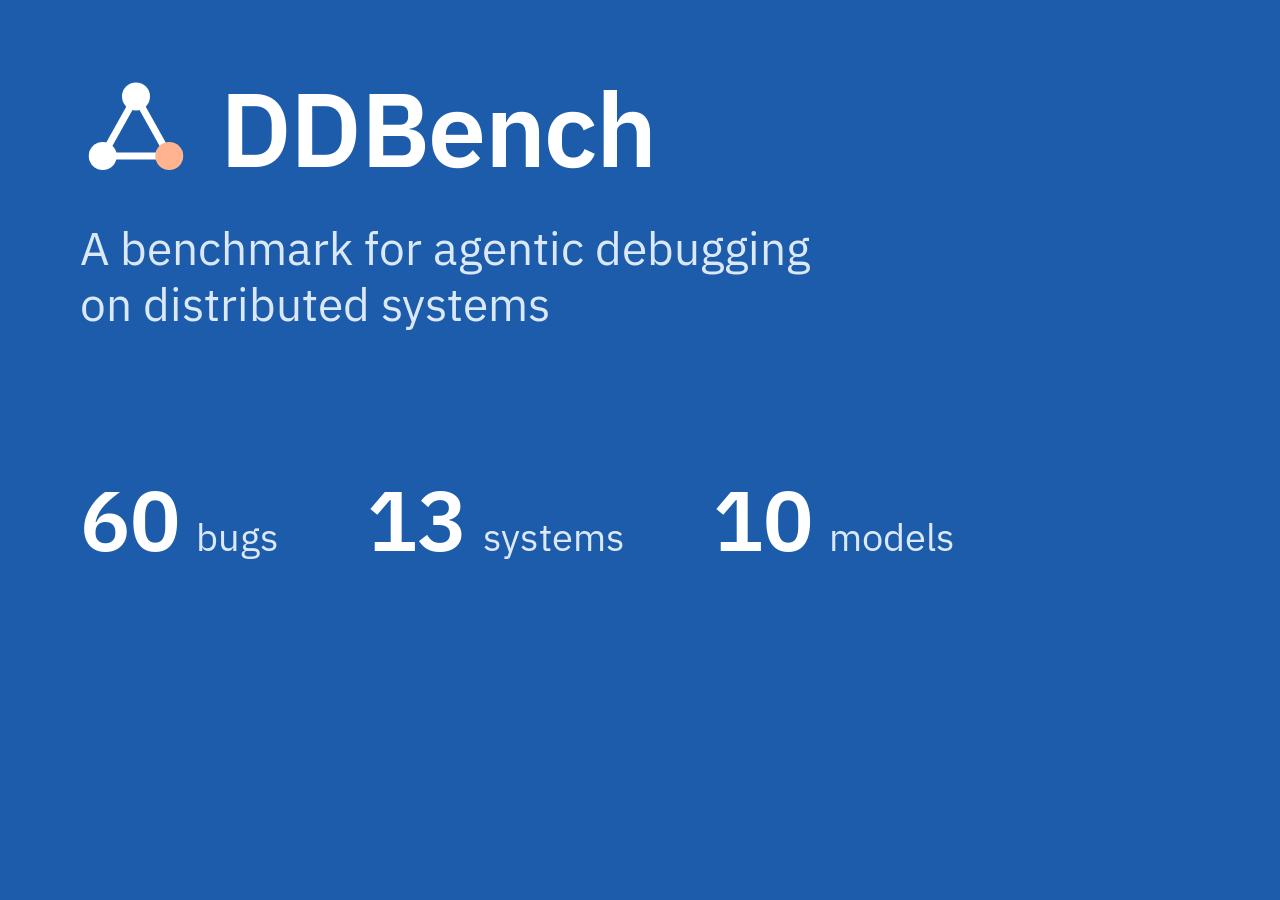
<file: scripts/og-image.html>
<!doctype html>
<!-- Source of assets/og-image.png, the picture shown when the site's link is shared. Regenerate from the site folder:
     "/Applications/Google Chrome.app/Contents/MacOS/Google Chrome" --headless=new --disable-gpu --hide-scrollbars --force-device-scale-factor=1 --window-size=1200,630 --virtual-time-budget=5000 --screenshot=assets/og-image.png "file://$PWD/scripts/og-image.html" -->
<html lang="en">
<head>
  <meta charset="utf-8">
  <title>DDBench preview image</title>
  <link rel="stylesheet" href="https://fonts.googleapis.com/css2?family=IBM+Plex+Sans:wght@400;600&display=swap">
  <style>
    html, body { margin: 0; }
    body {
      display: flex; flex-direction: column; box-sizing: border-box; width: 1200px; height: 630px; padding: 72px 80px 68px;
      background: #1c5cab; color: #fff; font-family: "IBM Plex Sans", sans-serif;
    }
    .brand { display: flex; align-items: center; gap: 28px; font-size: 104px; font-weight: 600; letter-spacing: -0.015em; line-height: 1; }
    .brand svg { flex: none; }
    p { margin: 36px 0 0; color: #dbe8f8; font-size: 46px; line-height: 1.22; }
    dl { display: flex; gap: 88px; margin: auto 0 0; }
    dl div { display: flex; align-items: baseline; gap: 16px; }
    dt { order: 2; color: #dbe8f8; font-size: 38px; }
    dd { margin: 0; font-size: 84px; font-weight: 600; line-height: 1; }
  </style>
</head>
<body>
  <div class="brand">
    <svg viewBox="0 0 32 32" width="112" height="112" aria-hidden="true">
      <path d="M16 7 6.5 24h19z" fill="none" stroke="#fff" stroke-width="2"/>
      <circle cx="16" cy="7" r="4" fill="#fff"/>
      <circle cx="6.5" cy="24" r="4" fill="#fff"/>
      <circle cx="25.5" cy="24" r="4" fill="#ffb48f"/>
    </svg>
    DDBench
  </div>
  <p>A benchmark for agentic debugging<br>on distributed systems</p>
  <dl>
    <div><dt>bugs</dt><dd>60</dd></div>
    <div><dt>systems</dt><dd>13</dd></div>
    <div><dt>models</dt><dd>10</dd></div>
  </dl>
</body>
</html>
</file>
<file: assets/styles.css>
:root {
  color-scheme: light;
  --topnav-h: 56px;
  --bg: #f6f7f9;
  --surface: #ffffff;
  --surface-2: #f1f3f6;
  --ink: #10151f;
  --ink-2: #454d5d;
  --muted: #667085;
  --line: #e2e5eb;
  --grid: #e8eaef;
  --axis: #c6cbd5;
  --band: #1c5cab;
  --band-ink: #ffffff;
  --band-ink-2: #dbe8f8;
  --link: #1c5cab;

  --sym: #eb6834;
  --ctx: #2a78d6;
  --ref: #8a8f99;
  --up: #0a6b2a;
  --down: #b42525;

  --tier1: #3b2c96;
  --tier2: #7264e0;
  --tier3: #b3aaf2;

  --gain: #0c8f0c;
  --loss: #d03b3b;
  --hold: #9ec5f4;
  --none: #e8eaef;

  --mono: "IBM Plex Mono", ui-monospace, SFMono-Regular, Menlo, monospace;
  --sans: "IBM Plex Sans", system-ui, -apple-system, "Segoe UI", sans-serif;
}

@media (prefers-color-scheme: dark) {
  :root:where(:not([data-theme="light"])) {
    color-scheme: dark;
    --bg: #0f1420;
    --surface: #171d2b;
    --surface-2: #1f2737;
    --ink: #eef1f6;
    --ink-2: #bac2d0;
    --muted: #8f98aa;
    --line: #2a3243;
    --grid: #262e3e;
    --axis: #3b4557;
    --band: #184f95;
    --band-ink-2: #cfe0f6;
    --link: #86b6ef;
    --sym: #d95926;
    --ctx: #3987e5;
    --ref: #8f98aa;
    --up: #4cc76a;
    --down: #f08585;
    --tier1: #c9c3f7;
    --tier2: #8d80ea;
    --tier3: #5546c4;
    --gain: #0ca30c;
    --loss: #d03b3b;
    --hold: #256abf;
    --none: #262e3e;
  }
}

:root[data-theme="dark"] {
  color-scheme: dark;
  --bg: #0f1420;
  --surface: #171d2b;
  --surface-2: #1f2737;
  --ink: #eef1f6;
  --ink-2: #bac2d0;
  --muted: #8f98aa;
  --line: #2a3243;
  --grid: #262e3e;
  --axis: #3b4557;
  --band: #184f95;
  --band-ink-2: #cfe0f6;
  --link: #86b6ef;
  --sym: #d95926;
  --ctx: #3987e5;
  --ref: #8f98aa;
  --up: #4cc76a;
  --down: #f08585;
  --tier1: #c9c3f7;
  --tier2: #8d80ea;
  --tier3: #5546c4;
  --gain: #0ca30c;
  --loss: #d03b3b;
  --hold: #256abf;
  --none: #262e3e;
}

* { box-sizing: border-box; }

html { scroll-behavior: smooth; scroll-padding-top: var(--topnav-h); }
@media (prefers-reduced-motion: reduce) { html { scroll-behavior: auto; } }

body {
  margin: 0;
  background: var(--bg);
  color: var(--ink);
  font: 400 17px/1.5 var(--sans);
  -webkit-font-smoothing: antialiased;
}

a { color: var(--link); text-underline-offset: 2px; }
code { font-family: var(--mono); font-size: 0.9em; }

.wrap { max-width: 1120px; margin: 0 auto; padding: 0 24px; }

.visually-hidden {
  position: absolute; width: 1px; height: 1px; margin: -1px; padding: 0;
  overflow: hidden; clip: rect(0 0 0 0); white-space: nowrap; border: 0;
}

.skip-link {
  position: absolute; left: 12px; top: -48px; z-index: 20;
  padding: 8px 12px; border-radius: 6px;
  background: var(--surface); color: var(--ink);
}
.skip-link:focus { top: 12px; }

:focus-visible { outline: 2px solid var(--ctx); outline-offset: 2px; }
.band :focus-visible { outline-color: #fff; }

/* Band */
.band { background: var(--band); color: var(--band-ink); }
.topnav { position: sticky; top: 0; z-index: 10; }
.topnav-inner { display: flex; align-items: center; gap: 28px; height: var(--topnav-h); }
.brand {
  display: inline-flex; align-items: center; gap: 9px;
  color: inherit; font-weight: 600; font-size: 20px; text-decoration: none;
}
.topnav-links { display: flex; gap: 22px; flex: 1; }
.topnav-links a { color: var(--band-ink-2); text-decoration: none; font-size: 16px; }
.topnav-links a:hover { color: #fff; text-decoration: underline; }
.topnav-actions { display: flex; gap: 8px; margin-left: auto; }
.btn-band {
  display: inline-flex; align-items: center; gap: 7px;
  height: 36px; padding: 0 13px;
  border: 1px solid rgba(255, 255, 255, 0.4); border-radius: 7px;
  background: transparent; color: #fff;
  font: 500 15px var(--sans); text-decoration: none; cursor: pointer;
}
.btn-band:hover { background: rgba(255, 255, 255, 0.14); }
.btn-icon { width: 36px; padding: 0; justify-content: center; }
.band-title { margin: 0; padding: 14px 0 26px; font-size: 34px; line-height: 1.2; font-weight: 600; letter-spacing: -0.01em; }

/* Sections */
.section-tight { padding-top: 18px; }
.section-links { padding-top: 22px; }
.section { padding-top: 72px; }
h2 { margin: 0 0 12px; font-size: 32px; line-height: 1.2; font-weight: 600; letter-spacing: -0.01em; }

/* Tabs and summary */
.lb-top { display: flex; align-items: flex-end; justify-content: space-between; gap: 16px; box-shadow: inset 0 -1px 0 var(--line); }
.tabs { display: flex; gap: 4px; overflow-x: auto; scrollbar-width: none; }
.tabs::-webkit-scrollbar { display: none; }
.tab {
  appearance: none; border: 0; background: none; cursor: pointer;
  padding: 10px 14px;
  border-bottom: 3px solid transparent;
  color: var(--ink-2); font: 600 18px var(--sans); white-space: nowrap;
}
.tab small { margin-left: 7px; color: var(--muted); font-size: 15px; font-weight: 400; }
.tab:hover { color: var(--ink); }
.tab[aria-selected="true"] { color: var(--link); border-bottom-color: var(--link); }
.chip {
  display: inline-flex; align-items: center; gap: 8px; flex: none;
  height: 36px; padding: 0 12px; margin-bottom: 6px;
  border: 1px solid var(--line); border-radius: 7px;
  background: var(--surface); color: var(--ink);
  font-size: 15px; cursor: pointer;
}
.chip input { margin: 0; accent-color: var(--ctx); }
.tier-summary { display: flex; align-items: center; justify-content: space-between; gap: 6px 24px; margin: 14px 0; }
.tier-blurb { flex: 1 1 auto; min-width: 0; margin: 0; color: var(--ink); font-size: 21px; line-height: 1.3; }
.tier-mean { display: flex; flex: none; align-items: center; gap: 4px 10px; }
.mean-val { display: inline-flex; align-items: center; gap: 7px; font-size: 26px; font-weight: 600; line-height: 1.2; }
.mean-arrow { color: var(--muted); font-size: 20px; }
.mean-gain { font-size: 18px; font-weight: 600; }
.mean-label { color: var(--muted); font-size: 15px; }

/* Leaderboard */
.table-scroll {
  position: relative;
  overflow-x: auto;
  border: 1px solid var(--line); border-radius: 10px;
  background: var(--surface);
}
.lb { width: 100%; min-width: 900px; border-collapse: collapse; font-variant-numeric: tabular-nums; }
.lb th { background: var(--surface-2); color: var(--ink-2); font-size: 14.5px; font-weight: 500; text-align: right; white-space: nowrap; }
.lb thead th { padding: 10px; border-bottom: 1px solid var(--line); }
.lb th.left, .lb td.left { text-align: left; }
.lb td { padding: 11px 10px; border-bottom: 1px solid var(--line); text-align: right; vertical-align: middle; font-size: 16px; white-space: nowrap; }
.lb tbody th.model-th {
  padding: 11px 10px;
  border-bottom: 1px solid var(--line);
  background: var(--surface); color: inherit;
  font-size: 16.5px; font-weight: 500; white-space: nowrap;
}
.lb tbody tr:last-child td, .lb tbody tr:last-child th.model-th { border-bottom: 0; }
.lb tbody tr:hover td, .lb tbody tr:hover th.model-th { background: var(--surface-2); }
.lb td.rank { color: var(--muted); width: 38px; }
.lb .sticky-a, .lb .sticky-b { position: sticky; z-index: 1; }
.lb td.sticky-a { background: var(--surface); }
.lb .sticky-a { left: 0; }
.lb .sticky-b { left: 38px; }
.label-short { display: none; }
.sort-btn {
  appearance: none; border: 0; background: none; cursor: pointer; padding: 0;
  color: inherit; font: inherit;
  display: inline-flex; align-items: center; gap: 6px;
}
.sort-btn:hover { color: var(--ink); }
th[aria-sort="ascending"] .sort-btn, th[aria-sort="descending"] .sort-btn { color: var(--link); font-weight: 600; }
.caret { width: 9px; font-size: 9px; }
.key-dot { width: 10px; height: 10px; border-radius: 50%; display: inline-block; flex: none; }
.open-tag {
  display: inline-block; margin-left: 8px; padding: 0 7px;
  border: 1px solid var(--line); border-radius: 999px;
  color: var(--muted); font-size: 13px; font-weight: 400; line-height: 20px; vertical-align: 1px;
}
.agent-inline { display: none; }
.agent a { color: var(--ink-2); text-decoration: none; }
.agent a:hover { color: var(--link); text-decoration: underline; }
.pct-wrap { display: flex; align-items: center; justify-content: flex-end; gap: 10px; }
.pct { flex: none; width: 3em; font-size: 17px; font-weight: 600; text-align: right; }
.bar { display: block; height: 7px; border-radius: 4px; background: var(--grid); overflow: hidden; }
.bar > span { display: block; height: 100%; border-radius: 4px; }
.bar-sym > span { background: var(--sym); }
.bar-ctx > span { background: var(--ctx); }
.pct-wrap .bar { flex: 1; min-width: 56px; }
.good { color: var(--up); font-weight: 600; }
.bad { color: var(--down); font-weight: 600; }
.flat { color: var(--muted); }
.cost-from { color: var(--muted); }
.cost-arrow { margin: 0 5px; color: var(--muted); }

/* Links */
.link-row { display: flex; flex-wrap: wrap; gap: 10px; }
.link-btn {
  display: inline-flex; align-items: center; gap: 8px;
  height: 46px; padding: 0 18px;
  border: 1px solid var(--line); border-radius: 9px;
  background: var(--surface); color: var(--link);
  font-size: 16.5px; font-weight: 600; text-decoration: none;
}
a.link-btn:hover { border-color: var(--link); }
.link-btn.primary { background: var(--band); border-color: var(--band); color: #fff; }
.link-btn.disabled { color: var(--muted); font-weight: 500; }
.link-btn small { padding: 0 7px; border: 1px solid var(--line); border-radius: 999px; font-size: 13px; font-weight: 400; line-height: 20px; }
.run-guide { margin-top: 14px; }

/* Overview */
.opener { margin: 0 0 22px; font-size: 30px; line-height: 1.25; font-weight: 500; letter-spacing: -0.01em; }
.teaser {
  display: grid; align-items: center; gap: 6px;
  grid-template-columns: minmax(0, 1.3fr) 26px minmax(0, 1fr) 26px minmax(0, 0.85fr) 26px minmax(0, 1fr);
}
.teaser-col { display: grid; gap: 10px; }
.panel {
  padding: 16px; border: 1px solid var(--line); border-radius: 12px;
  background: var(--surface);
}
.panel-context { border: 2px dashed var(--ctx); }
.panel-title { display: flex; align-items: center; gap: 8px; font-size: 18px; font-weight: 600; line-height: 1.25; }
.panel-title-next { margin-top: 12px; }
.panel-icon { flex: none; width: 22px; height: 22px; fill: none; stroke: var(--muted); stroke-width: 1.8; stroke-linecap: round; stroke-linejoin: round; }
.panel-context .panel-icon { stroke: var(--ctx); }
.toggle { position: relative; width: 32px; height: 18px; margin-left: auto; border-radius: 9px; background: var(--ctx); }
.toggle::after { content: ""; position: absolute; top: 2px; right: 2px; width: 14px; height: 14px; border-radius: 50%; background: #fff; }
.panel-quote { margin: 5px 0 0; color: var(--ink-2); font-size: 16px; line-height: 1.35; }
.panel-code { display: block; margin-top: 5px; color: var(--ink-2); font-size: 15px; }
.panel-tags { display: flex; flex-wrap: wrap; gap: 5px; margin-top: 10px; }
.panel-tags span { padding: 1px 9px; border-radius: 999px; background: var(--surface-2); color: var(--ink-2); font-size: 14.5px; white-space: nowrap; }
.diffstat { margin-top: 6px; font-size: 26px; font-weight: 600; line-height: 1.2; font-variant-numeric: tabular-nums; }
.diffstat .add { color: var(--up); }
.diffstat .del { color: var(--down); }
.verdicts { display: grid; gap: 6px; margin-top: 10px; }
.verdicts > div { display: flex; align-items: center; justify-content: space-between; gap: 10px; color: var(--ink-2); font-size: 16px; }
.verdict { min-width: 58px; padding: 2px 8px; border-radius: 6px; color: #fff; font-size: 14.5px; font-weight: 600; text-align: center; }
.verdict.fail { background: var(--loss); }
.verdict.pass { background: var(--gain); }
.teaser-arrow { position: relative; height: 2px; background: var(--axis); }
.teaser-arrow::after {
  content: ""; position: absolute; right: -1px; top: -4px;
  border-left: 8px solid var(--axis); border-top: 5px solid transparent; border-bottom: 5px solid transparent;
}

.steps { display: grid; gap: 16px; margin: 30px 0 0; }
.steps > div { display: grid; grid-template-columns: 124px minmax(0, 1fr); gap: 16px; align-items: baseline; }
.steps dt { font-size: 22px; font-weight: 600; }
.steps dd { margin: 0; color: var(--ink-2); font-size: 22px; line-height: 1.35; }

.compare { width: 100%; min-width: 760px; border-collapse: collapse; font-size: 16px; }
.compare th, .compare td { padding: 11px 16px; border-bottom: 1px solid var(--line); text-align: center; white-space: nowrap; }
.compare thead th { background: var(--surface-2); color: var(--ink-2); font-size: 14.5px; font-weight: 500; }
.compare th:first-child, .compare td:first-child { text-align: left; }
.compare tbody th { font-weight: 500; }
.compare tbody tr:last-child th, .compare tbody tr:last-child td { border-bottom: 0; }
.compare .self th, .compare .self td { background: var(--surface-2); font-weight: 600; }
.check { display: inline-flex; align-items: center; gap: 6px; color: var(--ink-2); font-size: 14.5px; }
.check svg { width: 19px; height: 19px; fill: none; stroke-width: 2.6; stroke-linecap: round; stroke-linejoin: round; }
.check.yes svg { stroke: var(--up); }
.check.no svg { stroke: var(--muted); opacity: 0.7; }

/* Findings */
.finding-grid { display: grid; grid-template-columns: repeat(2, minmax(0, 1fr)); gap: 16px; margin-top: 18px; }
.chart-card {
  display: flex; flex-direction: column; min-width: 0; margin: 0; padding: 20px;
  border: 1px solid var(--line); border-radius: 12px; background: var(--surface);
}
.chart-card-wide { margin-top: 16px; }
.chart-card figcaption { margin-bottom: 12px; font-size: 22px; font-weight: 600; line-height: 1.25; }
.chart { width: 100%; }
.chart-head { margin-bottom: 6px; color: var(--muted); font-size: 14px; text-align: right; }
.chart svg { display: block; overflow: visible; }
.card-foot { margin-top: auto; padding-top: 10px; }
.legend { display: flex; flex-wrap: wrap; gap: 6px 18px; margin-bottom: 10px; color: var(--ink-2); font-size: 15px; }
.legend span { display: inline-flex; align-items: center; gap: 7px; }
.legend-large { font-size: 16px; margin-bottom: 14px; }
.swatch { width: 13px; height: 13px; border-radius: 3px; display: inline-block; flex: none; }
.swatch.round { border-radius: 50%; width: 12px; height: 12px; }
.swatch.hollow { background: transparent !important; border: 2px solid var(--sym); }

/* SVG */
.tick { fill: var(--muted); font-size: 13.5px; font-variant-numeric: tabular-nums; }
.axis-title { fill: var(--muted); font-size: 14px; }
.grid-line { stroke: var(--grid); stroke-width: 1; }
.base-line { stroke: var(--axis); stroke-width: 1; }
.row-label { fill: var(--ink); font-size: 15px; paint-order: stroke; stroke: var(--surface); stroke-width: 3px; stroke-linejoin: round; }
.row-sub { fill: var(--muted); font-size: 13.5px; paint-order: stroke; stroke: var(--surface); stroke-width: 3px; stroke-linejoin: round; }
.group-label { fill: var(--ink-2); font-size: 14.5px; font-weight: 600; }
.val { fill: var(--ink-2); font-size: 14px; font-variant-numeric: tabular-nums; }
.val-strong { fill: var(--ink); font-size: 15px; font-weight: 600; font-variant-numeric: tabular-nums; }
.band-sym { fill: var(--sym); opacity: 0.08; }
.band-ref { fill: var(--ref); opacity: 0.16; }
.band-num { fill: var(--ink); font-size: 24px; font-weight: 600; }
.band-sub { fill: var(--ink-2); font-size: 14px; }
.connector { stroke: var(--axis); stroke-width: 2; stroke-linecap: round; }
.dot-sym { fill: var(--sym); stroke: var(--surface); stroke-width: 2; }
.dot-ctx { fill: var(--ctx); stroke: var(--surface); stroke-width: 2; }
.dot-ref { fill: var(--ref); stroke: var(--surface); stroke-width: 2; }
.dot-hollow { fill: var(--surface); stroke: var(--sym); stroke-width: 2; }
.arrow-line { stroke: var(--muted); stroke-width: 1.5; stroke-linecap: round; opacity: 0.75; }
.arrow-head { fill: var(--muted); opacity: 0.75; }
.pareto-label { fill: var(--ink); font-size: 14px; paint-order: stroke; stroke: var(--surface); stroke-width: 3px; stroke-linejoin: round; }
.hit { fill: transparent; stroke: transparent; cursor: default; }
.chart .dimmed { opacity: 0.25; }
.mark-group { transition: opacity 0.12s; }
@media (prefers-reduced-motion: reduce) { .mark-group { transition: none; } }
.bar-sym-fill { fill: var(--sym); }
.bar-ctx-fill { fill: var(--ctx); }
.gain-val { fill: var(--up); font-size: 18px; font-weight: 600; font-variant-numeric: tabular-nums; }
.seg-1 { fill: var(--tier1); }
.seg-2 { fill: var(--tier2); }
.seg-3 { fill: var(--tier3); }
.mark-group:hover .seg { filter: brightness(1.08); }

/* Behaviour tiles */
.tiles { flex: 1; display: grid; grid-template-columns: repeat(2, minmax(0, 1fr)); grid-auto-rows: 1fr; gap: 10px; }
.tile { display: flex; flex-direction: column; justify-content: center; gap: 5px; padding: 12px 14px; border-radius: 9px; background: var(--surface-2); }
.tile-label { color: var(--ink-2); font-size: 15.5px; line-height: 1.25; }
.tile-value { display: flex; flex-wrap: wrap; align-items: baseline; gap: 2px 7px; font-size: 25px; font-weight: 600; line-height: 1.15; }
.tile-from { color: var(--muted); font-size: 17px; font-weight: 400; }
.tile-arrow { color: var(--muted); font-size: 15px; font-weight: 400; }
.tile .bar { height: 6px; background: var(--grid); }

/* Data twins */
.data-details { font-size: 14.5px; }
.data-details summary { color: var(--muted); cursor: pointer; }
.data-details summary:hover { color: var(--link); }
.data-details table { width: 100%; margin-top: 8px; border-collapse: collapse; font-variant-numeric: tabular-nums; }
.data-details th, .data-details td { padding: 5px 8px; border-bottom: 1px solid var(--line); text-align: right; }
.data-details th { color: var(--muted); font-weight: 500; }
.data-details th:first-child, .data-details td:first-child { text-align: left; }
.data-details .table-wrap { overflow-x: auto; }
.data-source { margin: 8px 0 0; color: var(--muted); font-size: 14px; }

/* Heatmap */
.outcome-key { display: grid; grid-template-columns: repeat(4, minmax(0, 1fr)); gap: 10px; margin-bottom: 16px; }
.outcome { display: flex; align-items: center; gap: 12px; padding: 10px 14px; border-radius: 9px; background: var(--surface-2); }
.outcome-swatch { display: flex; align-items: center; justify-content: center; flex: none; width: 26px; height: 26px; border-radius: 5px; color: #fff; font: 700 16px/1 var(--sans); }
.outcome-num { font-size: 30px; font-weight: 600; line-height: 1.1; }
.outcome-label { display: block; color: var(--ink-2); font-size: 15px; line-height: 1.2; }
.heatmap-scroll { border: 0; border-radius: 0; background: transparent; }
.heatmap { width: 100%; min-width: 960px; table-layout: fixed; border-collapse: separate; border-spacing: 2px; }
.heatmap th { font-weight: 400; }
.heatmap .col-model { width: 112px; }
.heatmap .col-flips { width: 68px; }
.heatmap .col-gap { width: 5px; }
.heatmap th.model-col {
  position: sticky; left: 0; z-index: 1; background: var(--surface);
  padding-right: 10px; text-align: right; color: var(--ink); font-size: 15px; white-space: nowrap;
}
.heatmap th.flips { padding-left: 8px; text-align: left; color: var(--ink-2); font: 400 14px var(--mono); white-space: nowrap; }
.heatmap .fam { padding: 0 2px 6px; color: var(--ink-2); font-size: 14.5px; font-weight: 600; line-height: 1.2; text-align: center; border-bottom: 2px solid var(--axis); }
.heatmap td { height: 29px; padding: 0; border-radius: 3px; text-align: center; color: #fff; font: 700 14px/29px var(--sans); }
.heatmap td.G { background: var(--gain); }
.heatmap td.R { background: var(--loss); }
.heatmap td.B { background: var(--hold); }
.heatmap td.N { background: var(--none); }
.heatmap td[data-code]:hover { outline: 2px solid var(--ink); outline-offset: -1px; }
.heatmap .case-head { height: 128px; padding: 6px 0 0; vertical-align: top; }
.heatmap .case-head a {
  display: inline-block; writing-mode: vertical-rl; transform: rotate(180deg);
  color: var(--ink-2); font: 400 13px/1 var(--mono); text-decoration: none; white-space: nowrap;
}
.heatmap .case-head a:hover, .heatmap .case-head.hover a { color: var(--link); text-decoration: underline; }

/* Dataset */
.dataset-grid { display: grid; grid-template-columns: repeat(2, minmax(0, 1fr)); gap: 16px; align-items: stretch; }
.dataset-col { display: grid; gap: 16px; align-content: start; min-width: 0; }

/* Code */
.code-block { border: 1px solid var(--line); border-radius: 10px; background: var(--surface); overflow: hidden; }
.code-head {
  display: flex; justify-content: space-between; align-items: center; gap: 12px;
  padding: 7px 8px 7px 18px; border-bottom: 1px solid var(--line);
  color: var(--ink-2); font-size: 15px; font-weight: 500;
}
.code-block pre { margin: 0; padding: 14px 18px; overflow-x: auto; font-size: 14.5px; line-height: 1.6; }
.code-block code { font-size: inherit; }
.code-block .c { color: var(--muted); }
.copy-btn {
  height: 30px; padding: 0 11px; border: 1px solid var(--line); border-radius: 6px;
  background: var(--surface-2); color: var(--ink-2); font: 500 14px var(--sans); cursor: pointer;
}
.copy-btn:hover { color: var(--ink); }

/* Footer */
.footer { margin-top: 72px; padding: 22px 0; border-top: 1px solid var(--line); color: var(--muted); font-size: 15px; }
.footer-inner { display: flex; flex-wrap: wrap; justify-content: space-between; gap: 8px 24px; }
.footer-links, .footer-links > span { display: inline-flex; flex-wrap: wrap; gap: 16px; }

/* Tooltip */
.tooltip {
  position: fixed; z-index: 30; max-width: 300px; padding: 9px 11px; pointer-events: none;
  border: 1px solid var(--line); border-radius: 8px;
  background: var(--surface); color: var(--ink);
  box-shadow: 0 6px 20px rgba(10, 15, 25, 0.18);
  font-size: 14px; line-height: 1.4;
}
.tooltip[hidden] { display: none; }
.tt-title { margin-bottom: 4px; color: var(--ink-2); font-size: 14px; }
.tt-row { display: flex; align-items: center; gap: 7px; white-space: nowrap; }
.tt-key { width: 12px; height: 2px; border-radius: 1px; flex: none; }
.tt-val { font-weight: 600; font-variant-numeric: tabular-nums; }
.tt-lab { color: var(--muted); }
.tt-desc { margin-top: 4px; color: var(--ink-2); font-size: 14px; }

@media (max-width: 1000px) {
  .tier-summary { flex-direction: column; align-items: flex-start; }
  .tier-blurb { flex: none; }
  .tier-mean { flex-wrap: wrap; }
  .finding-grid { grid-template-columns: minmax(0, 1fr); }
  .dataset-grid { grid-template-columns: minmax(0, 1fr); }
  .teaser { grid-template-columns: minmax(0, 1fr); }
  .teaser-arrow { justify-self: center; width: 2px; height: 20px; }
  .teaser-arrow::after {
    right: auto; left: -4px; top: auto; bottom: -1px;
    border-left: 5px solid transparent; border-right: 5px solid transparent; border-top: 8px solid var(--axis); border-bottom: 0;
  }
}

@media (max-width: 720px) {
  .wrap { padding-left: 16px; padding-right: 16px; }
  .topnav-links { display: none; }
  .band-title { padding: 10px 0 20px; font-size: 26px; }
  .section { padding-top: 52px; }
  h2 { font-size: 28px; }
  .chart-card { padding: 16px 14px; }
  .chart-card figcaption { font-size: 20px; }
  .label-long { display: none; }
  .label-short { display: inline; }
  .lb-top { flex-wrap: wrap; box-shadow: none; }
  .tabs { width: 100%; box-shadow: inset 0 -1px 0 var(--line); }
  .tab { flex: 1; padding: 10px 8px; font-size: 17px; }
  .tab small { margin-left: 5px; }
  .chip { margin-bottom: 0; }
  .tier-blurb { font-size: 19px; }
  .mean-val { font-size: 23px; }

  .lb { min-width: 590px; }
  .lb thead th { padding: 9px 7px; font-size: 14px; }
  .lb td { padding: 10px 7px; }
  .lb td.rank { width: 16px; }
  .lb .sticky-b { left: 28px; }
  .lb tbody th.model-th { width: 112px; min-width: 112px; padding: 10px 6px; font-size: 15px; line-height: 1.25; white-space: normal; }
  .lb thead .key-dot { display: none; }
  .lb td, .lb thead th { padding-left: 6px; padding-right: 6px; }
  .open-tag { margin-left: 0; display: block; width: max-content; margin-top: 2px; }
  .agent-col { display: none; }
  .agent-inline { display: block; margin-top: 2px; color: var(--muted); font-size: 13px; font-weight: 400; }
  .pct-wrap { display: block; }
  .pct { width: auto; display: block; font-size: 16px; }
  .pct-wrap .bar { min-width: 0; width: 42px; margin: 4px 0 0 auto; }

  .opener { font-size: 25px; }
  .steps > div { grid-template-columns: minmax(0, 1fr); gap: 2px; }
  .steps dt, .steps dd { font-size: 19px; }
  .outcome-key { grid-template-columns: repeat(2, minmax(0, 1fr)); }
  .outcome { padding: 8px 10px; gap: 9px; }
  .outcome-num { font-size: 26px; }
  .link-btn { flex: 1 1 42%; justify-content: center; height: 44px; padding: 0 10px; font-size: 15.5px; }
  .run-guide { display: flex; }
  .tile { padding: 10px; }
  .tile-value { flex-wrap: nowrap; gap: 5px; font-size: 19px; }
  .tile-from { font-size: 14.5px; }
  .tile-arrow { font-size: 13.5px; }
}

@media print {
  .band { background: none; color: inherit; }
  .topnav { position: static; }
  .btn-band, .copy-btn { display: none; }
}
</file>
